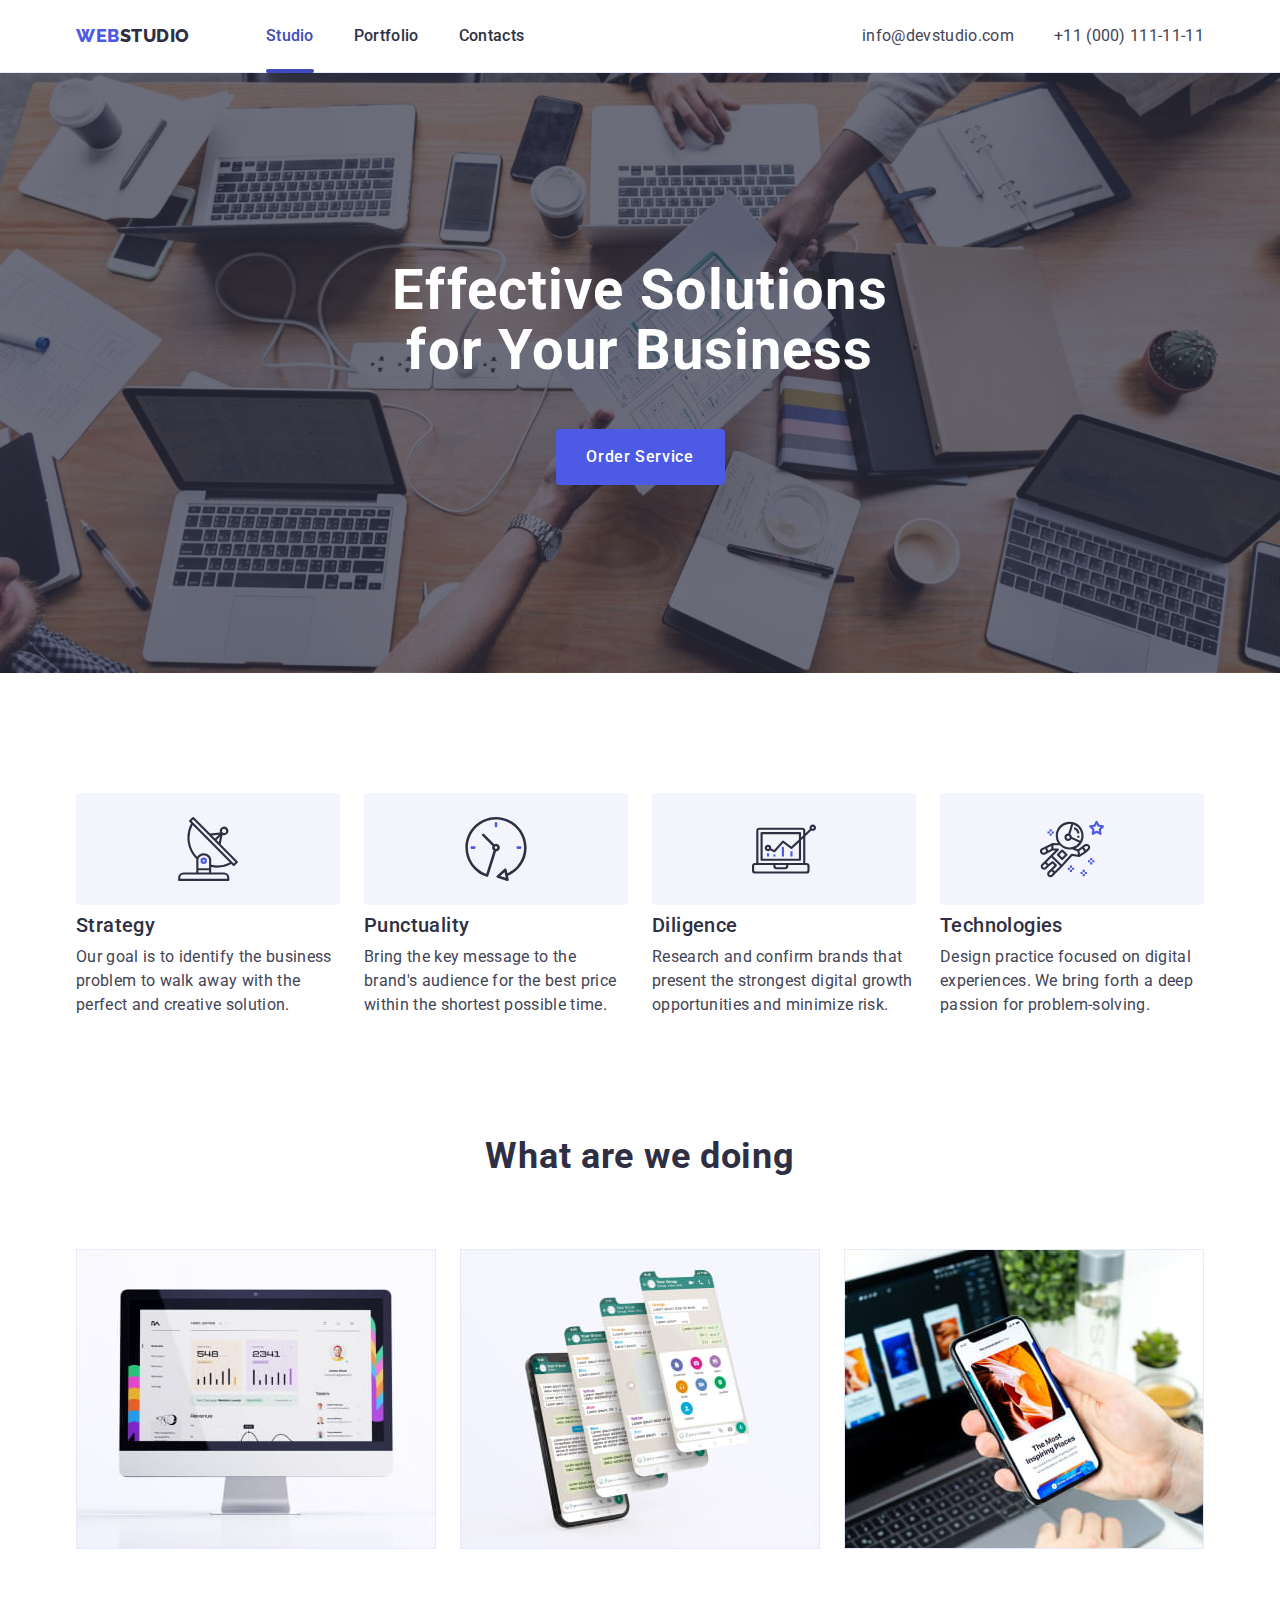
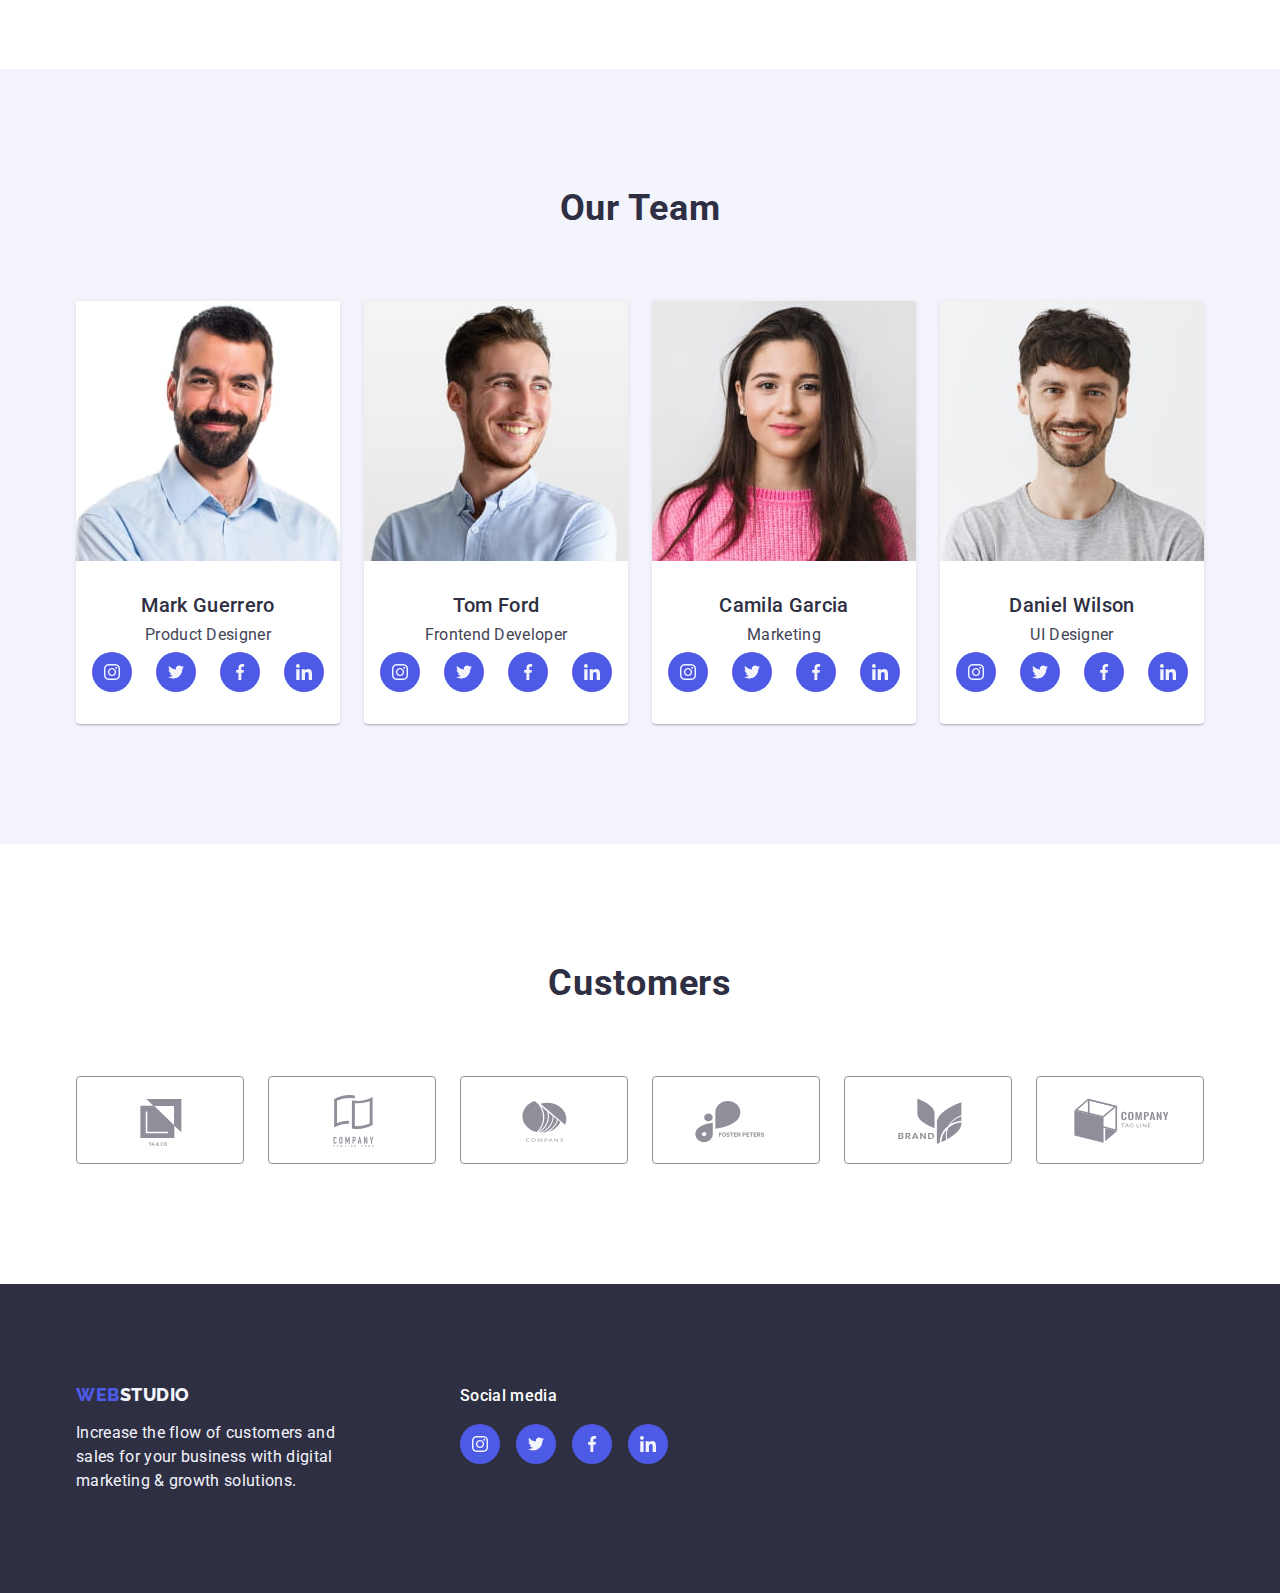
<file: index.html>
<!DOCTYPE html>
<html lang="en">
  <head>
    <meta charset="UTF-8" />
    <meta http-equiv="X-UA-Compatible" content="IE=edge" />
    <meta name="viewport" content="width=device-width, initial-scale=1.0" />
    <title>WebStudio</title>
    <link rel="preconnect" href="https://fonts.googleapis.com" />
    <link rel="preconnect" href="https://fonts.gstatic.com" crossorigin />
    <link
      href="https://fonts.googleapis.com/css2?family=Raleway:wght@800&family=Roboto:wght@400;500;700;900&display=swap"
      rel="stylesheet"
    />
    <link
      rel="stylesheet"
      href="https://cdnjs.cloudflare.com/ajax/libs/modern-normalize/0.6.0/modern-normalize.min.css"
    />

    <link rel="stylesheet" href="./css/styles.css" />
  </head>
  <body>
    <!-------------------- Header ----------->
    <header class="header">
      <div class="header-flex container">
        <nav class="head-nav">
          <a href="./index.html" class="link logo"
            >Web<span class="logo-gray">Studio</span>
          </a>
          <ul class="list head-list">
            <li class="item">
              <a href="./index.html" class="link head-link head-link-active"
                >Studio</a
              >
            </li>
            <li class="item">
              <a href="./portfolio.html" class="link head-link">Portfolio</a>
            </li>
            <li class="item">
              <a href="" class="link head-link">Contacts</a>
            </li>
          </ul>
        </nav>
        <!-----------------address-------------->
        <address class="adr">
          <ul class="list adr-list">
            <li class="item">
              <a href="mailto:info@devstudio.com" class="link"
                >info@devstudio.com</a
              >
            </li>
            <li class="item">
              <a href="tel:+110001111111" class="link">+11 (000) 111-11-11</a>
            </li>
          </ul>
        </address>
      </div>
    </header>
    <main>
      <!----------------- Hero -------------->
      <section class="hero">
        <div class="container">
          <h1 class="hero-head">Effective Solutions for Your Business</h1>
          <button type="button" class="hero-btn" data-modal-open>
            Order Service
          </button>
        </div>
      </section>
      <!--------------- Advantages ---------->
      <section class="advantages">
        <div class="container">
          <h2 class="visually-hidden advant-title">Advantages</h2>
          <ul class="list advant-list">
            <li class="item">
              <div class="advant-card">
                <svg class="advant-card-svg" width="64" height="64">
                  <use href="./images/icons.svg#antenna"></use>
                </svg>
              </div>
              <h3 class="advant-head">Strategy</h3>
              <p class="advant-par">
                Our goal is to identify the business problem to walk away with
                the perfect and creative solution.
              </p>
            </li>
            <li class="item">
              <div class="advant-card">
                <svg class="advant-card-svg" width="64" height="64">
                  <use href="./images/icons.svg#clock"></use>
                </svg>
              </div>
              <h3 class="advant-head">Punctuality</h3>
              <p class="advant-par">
                Bring the key message to the brand's audience for the best price
                within the shortest possible time.
              </p>
            </li>
            <li class="item">
              <div class="advant-card">
                <svg class="advant-card-svg" width="64" height="64">
                  <use href="./images/icons.svg#diagram"></use>
                </svg>
              </div>
              <h3 class="advant-head">Diligence</h3>
              <p class="advant-par">
                Research and confirm brands that present the strongest digital
                growth opportunities and minimize risk.
              </p>
            </li>
            <li class="item">
              <div class="advant-card">
                <svg class="advant-card-svg" width="64" height="64">
                  <use href="./images/icons.svg#astronaut"></use>
                </svg>
              </div>
              <h3 class="advant-head">Technologies</h3>
              <p class="advant-par">
                Design practice focused on digital experiences. We bring forth a
                deep passion for problem-solving.
              </p>
            </li>
          </ul>
        </div>
      </section>
      <!----------------- product ----------->
      <section class="product">
        <div class="container">
          <h2 class="product-head">What are we doing</h2>
          <ul class="list product-list">
            <li class="item">
              <img
                src="./images/computer.jpg"
                alt="computer application"
                width="360"
              />
            </li>
            <li class="item">
              <img
                src="./images/mobile.jpg"
                alt="mobile phone application"
                width="360"
              />
            </li>
            <li class="item">
              <img
                src="./images/notebuk.jpg"
                alt="application for laptops"
                width="360"
              />
            </li>
          </ul>
        </div>
      </section>
      <!----------------- Team -------------->
      <section class="team-section">
        <div class="container">
          <h2 class="team-head">Our Team</h2>
          <ul class="list team-list">
            <li class="item">
              <img
                src="./images/mark-guerrero.jpg"
                alt="Product Designer Mark Guerrero"
                width="264"
              />
              <div class="team-card">
                <h3 class="team-man">Mark Guerrero</h3>
                <p class="team-proffesion">Product Designer</p>
                <ul class="list social">
                  <li class="social-item">
                    <a
                      class="social-link link"
                      href=""
                      target="_blank"
                      rel="noopener noreferer"
                      aria-label="Instagram icon"
                    >
                      <svg class="social-icons" width="16" height="16">
                        <use href="./images/icons.svg#instagram"></use>
                      </svg>
                    </a>
                  </li>
                  <li class="social-item">
                    <a
                      class="social-link link"
                      href=""
                      target="_blank"
                      rel="noopener noreferer"
                      aria-label="Twitter icon"
                    >
                      <svg class="social-icons" width="16" height="16">
                        <use href="./images/icons.svg#twitter"></use>
                      </svg>
                    </a>
                  </li>
                  <li class="social-item">
                    <a
                      class="social-link link"
                      href=""
                      target="_blank"
                      rel="noopener noreferer"
                      aria-label="Facebook icon"
                    >
                      <svg class="social-icons" width="16" height="16">
                        <use href="./images/icons.svg#facebook"></use>
                      </svg>
                    </a>
                  </li>
                  <li class="social-item">
                    <a
                      class="social-link link"
                      href=""
                      target="_blank"
                      rel="noopener noreferer"
                      aria-label="Linkedin icon"
                    >
                      <svg class="social-icons" width="16" height="16">
                        <use href="./images/icons.svg#linkedin"></use>
                      </svg>
                    </a>
                  </li>
                </ul>
              </div>
            </li>
            <li class="item">
              <img
                src="./images/tom-ford.jpg"
                alt="Frontend Developer Tom Ford"
                width="264"
              />
              <div class="team-card">
                <h3 class="team-man">Tom Ford</h3>
                <p class="team-proffesion">Frontend Developer</p>
                <ul class="list social">
                  <li class="social-item">
                    <a
                      class="social-link link"
                      href=""
                      target="_blank"
                      rel="noopener noreferer"
                      aria-label="Instagram icon"
                    >
                      <svg class="social-icons" width="16" height="16">
                        <use href="./images/icons.svg#instagram"></use>
                      </svg>
                    </a>
                  </li>
                  <li class="social-item">
                    <a
                      class="social-link link"
                      href=""
                      target="_blank"
                      rel="noopener noreferer"
                      aria-label="Twitter icon"
                    >
                      <svg class="social-icons" width="16" height="16">
                        <use href="./images/icons.svg#twitter"></use>
                      </svg>
                    </a>
                  </li>
                  <li class="social-item">
                    <a
                      class="social-link link"
                      href=""
                      target="_blank"
                      rel="noopener noreferer"
                      aria-label="Facebook icon"
                    >
                      <svg class="social-icons" width="16" height="16">
                        <use href="./images/icons.svg#facebook"></use>
                      </svg>
                    </a>
                  </li>
                  <li class="social-item">
                    <a
                      class="social-link link"
                      href=""
                      target="_blank"
                      rel="noopener noreferer"
                      aria-label="Linkedin icon"
                    >
                      <svg class="social-icons" width="16" height="16">
                        <use href="./images/icons.svg#linkedin"></use>
                      </svg>
                    </a>
                  </li>
                </ul>
              </div>
            </li>
            <li class="item">
              <img
                src="./images/camila-garcia.jpg"
                alt="Camila Garcia Marketing"
                width="264"
              />
              <div class="team-card">
                <h3 class="team-man">Camila Garcia</h3>
                <p class="team-proffesion">Marketing</p>
                <ul class="list social">
                  <li class="social-item">
                    <a
                      class="social-link link"
                      href=""
                      target="_blank"
                      rel="noopener noreferer"
                      aria-label="Instagram icon"
                    >
                      <svg class="social-icons" width="16" height="16">
                        <use href="./images/icons.svg#instagram"></use>
                      </svg>
                    </a>
                  </li>
                  <li class="social-item">
                    <a
                      class="social-link link"
                      href=""
                      target="_blank"
                      rel="noopener noreferer"
                      aria-label="Twitter icon"
                    >
                      <svg class="social-icons" width="16" height="16">
                        <use href="./images/icons.svg#twitter"></use>
                      </svg>
                    </a>
                  </li>
                  <li class="social-item">
                    <a
                      class="social-link link"
                      href=""
                      target="_blank"
                      rel="noopener noreferer"
                      aria-label="Facebook icon"
                    >
                      <svg class="social-icons" width="16" height="16">
                        <use href="./images/icons.svg#facebook"></use>
                      </svg>
                    </a>
                  </li>
                  <li class="social-item">
                    <a
                      class="social-link link"
                      href=""
                      target="_blank"
                      rel="noopener noreferer"
                      aria-label="Linkedin icon"
                    >
                      <svg class="social-icons" width="16" height="16">
                        <use href="./images/icons.svg#linkedin"></use>
                      </svg>
                    </a>
                  </li>
                </ul>
              </div>
            </li>
            <li class="item">
              <img
                src="./images/danielwilson.jpg"
                alt="UI Designer Daniel Wilson"
                width="264"
              />
              <div class="team-card">
                <h3 class="team-man">Daniel Wilson</h3>
                <p class="team-proffesion">UI Designer</p>
                <ul class="list social">
                  <li class="social-item">
                    <a
                      class="social-link link"
                      href=""
                      target="_blank"
                      rel="noopener noreferer"
                      aria-label="Instagram icon"
                    >
                      <svg class="social-icons" width="16" height="16">
                        <use href="./images/icons.svg#instagram"></use>
                      </svg>
                    </a>
                  </li>
                  <li class="social-item">
                    <a
                      class="social-link link"
                      href=""
                      target="_blank"
                      rel="noopener noreferer"
                      aria-label="Twitter icon"
                    >
                      <svg class="social-icons" width="16" height="16">
                        <use href="./images/icons.svg#twitter"></use>
                      </svg>
                    </a>
                  </li>
                  <li class="social-item">
                    <a
                      class="social-link link"
                      href=""
                      target="_blank"
                      rel="noopener noreferer"
                      aria-label="Facebook icon"
                    >
                      <svg class="social-icons" width="16" height="16">
                        <use href="./images/icons.svg#facebook"></use>
                      </svg>
                    </a>
                  </li>
                  <li class="social-item">
                    <a
                      class="social-link link"
                      href=""
                      target="_blank"
                      rel="noopener noreferer"
                      aria-label="Linkedin icon"
                    >
                      <svg class="social-icons" width="16" height="16">
                        <use href="./images/icons.svg#linkedin"></use>
                      </svg>
                    </a>
                  </li>
                </ul>
              </div>
            </li>
          </ul>
        </div>
      </section>
      <!-------------- Customers ------------>
      <section class="customers">
        <div class="container">
          <h2 class="head-customers">Customers</h2>

          <ul class="list customer-list">
            <li class="customer-item">
              <a class="customer-link link" href="">
                <svg class="customer-icon" width="104" height="56">
                  <use href="./images/icons.svg#logo"></use>
                </svg>
              </a>
            </li>
            <li class="customer-item">
              <a class="customer-link link" href="">
                <svg class="customer-icon" width="104" height="56">
                  <use href="./images/icons.svg#logo-1"></use>
                </svg>
              </a>
            </li>
            <li class="customer-item">
              <a class="customer-link link" href="">
                <svg class="customer-icon" width="104" height="56">
                  <use href="./images/icons.svg#logo-2"></use>
                </svg>
              </a>
            </li>
            <li class="customer-item">
              <a class="customer-link link" href="">
                <svg class="customer-icon" width="104" height="56">
                  <use href="./images/icons.svg#logo-3"></use>
                </svg>
              </a>
            </li>
            <li class="customer-item">
              <a class="customer-link link" href="">
                <svg class="customer-icon" width="104" height="56">
                  <use href="./images/icons.svg#logo-4"></use>
                </svg>
              </a>
            </li>
            <li class="customer-item">
              <a class="customer-link link" href="">
                <svg class="customer-icon" width="104" height="56">
                  <use href="./images/icons.svg#logo-5"></use>
                </svg>
              </a>
            </li>
          </ul>
        </div>
      </section>
    </main>
    <!---------------- footer --------------->
    <footer class="footer">
      <div class="footer-container container">
        <div class="footer-logo">
          <a href="./index.html" class="footer-logo-link link">
            Web<span class="logo-waite">Studio</span>
          </a>
          <p class="footer-text">
            Increase the flow of customers and sales for your business with
            digital marketing & growth solutions.
          </p>
        </div>
        <div class="footer-social">
          <p class="footer-head">Social media</p>
          <ul class="list social social-footer">
            <li class="social-item">
              <a
                class="footer-social-link link"
                href=""
                target="_blank"
                rel="noopener noreferer"
                aria-label="Instagram icon"
              >
                <svg class="social-icons" width="24" height="24">
                  <use href="./images/icons.svg#instagram"></use>
                </svg>
              </a>
            </li>
            <li class="social-item">
              <a
                class="footer-social-link link"
                href=""
                target="_blank"
                rel="noopener noreferer"
                aria-label="Twitter icon"
              >
                <svg class="social-icons" width="24" height="24">
                  <use href="./images/icons.svg#twitter"></use>
                </svg>
              </a>
            </li>
            <li class="social-item">
              <a
                class="footer-social-link link"
                href=""
                target="_blank"
                rel="noopener noreferer"
                aria-label="Facebook icon"
              >
                <svg class="social-icons" width="24" height="24">
                  <use href="./images/icons.svg#facebook"></use>
                </svg>
              </a>
            </li>
            <li class="social-item">
              <a
                class="footer-social-link link"
                href=""
                target="_blank"
                rel="noopener noreferer"
                aria-label="Linkedin icon"
              >
                <svg class="social-icons" width="24" height="24">
                  <use href="./images/icons.svg#linkedin"></use>
                </svg>
              </a>
            </li>
          </ul>
        </div>
      </div>
    </footer>
    <!----------------- modal --------------->
    <div class="backdrop is-hidden" data-modal>
      <div class="modal">
        <button type="button" class="modal-button" data-modal-close>
          <svg class="btn-close" width="8" height="8">
            <use href="./images/icons.svg#close"></use>
          </svg>
        </button>
      </div>
    </div>
    <script src="./js/modal.js"></script>
  </body>
</html>
</file>
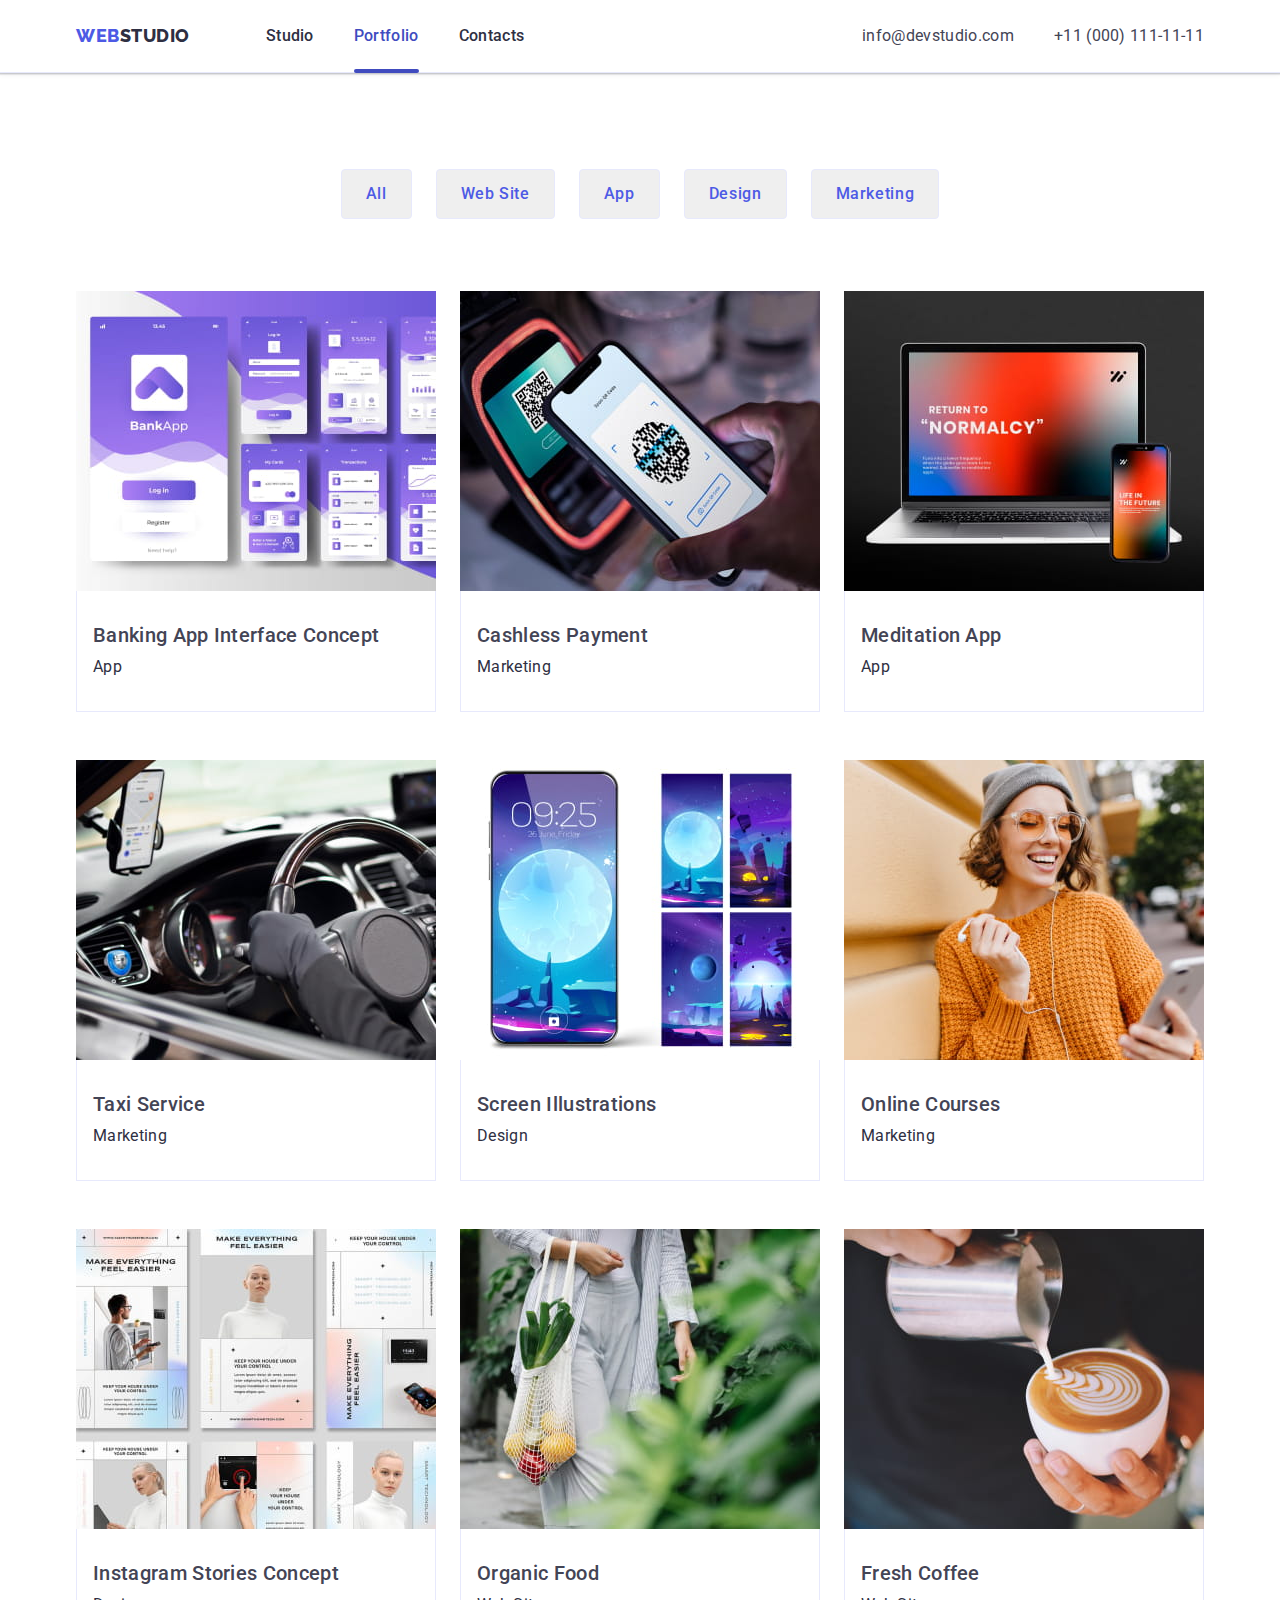
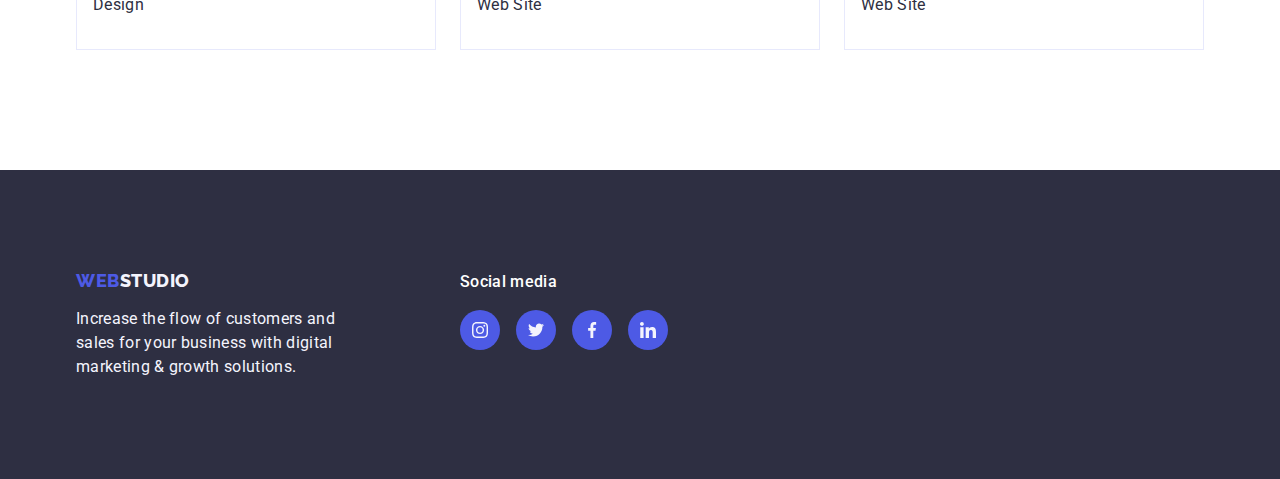
<file: portfolio.html>
<!DOCTYPE html>
<html lang="en">
  <head>
    <meta charset="UTF-8" />
    <meta http-equiv="X-UA-Compatible" content="IE=edge" />
    <meta name="viewport" content="width=device-width, initial-scale=1.0" />
    <title>WebStudio</title>
    <link rel="preconnect" href="https://fonts.googleapis.com" />
    <link rel="preconnect" href="https://fonts.gstatic.com" crossorigin />
    <link
      href="https://fonts.googleapis.com/css2?family=Raleway:wght@800&family=Roboto:wght@400;500;700;900&display=swap"
      rel="stylesheet"
    />
    <link
      rel="stylesheet"
      href="https://cdnjs.cloudflare.com/ajax/libs/modern-normalize/0.6.0/modern-normalize.min.css"
    />

    <link rel="stylesheet" href="./css/styles.css" />
  </head>
  <body>
    <!-------------------------- Header --------------------------->
    <header class="header">
      <div class="header-flex container">
        <nav class="head-nav">
          <a href="./index.html" class="link logo"
            >Web<span class="logo-gray">Studio</span>
          </a>
          <ul class="list head-list">
            <li class="item">
              <a href="./index.html" class="link head-link">Studio</a>
            </li>
            <li class="item">
              <a href="./portfolio.html" class="link head-link head-link-active"
                >Portfolio</a
              >
            </li>
            <li class="item">
              <a href="" class="link head-link">Contacts</a>
            </li>
          </ul>
        </nav>
        <!-----------------address-------------->
        <address class="adr">
          <ul class="list adr-list">
            <li class="item">
              <a href="mailto:info@devstudio.com" class="link"
                >info@devstudio.com</a
              >
            </li>
            <li class="item">
              <a href="tel:+110001111111" class="link">+11 (000) 111-11-11</a>
            </li>
          </ul>
        </address>
      </div>
    </header>
    <main>
      <!---------------------- portfolio filter ------------------->
      <section class="portfolio">
        <div class="container">
          <h1 class="visually-hidden">Portfolio</h1>
          <ul class="list filter-list">
            <li><button type="button" class="filter-btn">All</button></li>
            <li><button type="button" class="filter-btn">Web Site</button></li>
            <li><button type="button" class="filter-btn">App</button></li>
            <li><button type="button" class="filter-btn">Design</button></li>
            <li><button type="button" class="filter-btn">Marketing</button></li>
          </ul>
          <!----------------- Portfolio works --------------------->
          <ul class="list works-list">
            <li class="item">
              <a href="" class="works-link link">
                <div class="works-card">
                  <img
                    src="./images/portfolio/banking-app.jpg"
                    alt="Banking App Interface Concept"
                  />
                  <p class="works-popup-text">
                    14 Stylish and User-Friendly App Design Concepts · Task
                    Manager App · Calorie Tracker App · Exotic Fruit Ecommerce
                    App · Cloud Storage App
                  </p>
                </div>
                <div class="works-info">
                  <h2 class="works-info-head">Banking App Interface Concept</h2>
                  <p class="works-info-text">App</p>
                </div>
              </a>
            </li>
            <li class="item">
              <a href="" class="works-link link">
                <div class="works-card">
                  <img
                    src="./images/portfolio/cashles-pay.jpg"
                    alt="Cashless Payment"
                  />
                  <p class="works-popup-text">
                    14 Stylish and User-Friendly App Design Concepts · Task
                    Manager App · Calorie Tracker App · Exotic Fruit Ecommerce
                    App · Cloud Storage App
                  </p>
                </div>
                <div class="works-info">
                  <h2 class="works-info-head">Cashless Payment</h2>
                  <p class="works-info-text">Marketing</p>
                </div>
              </a>
            </li>
            <li class="item">
              <a href="" class="works-link link">
                <div class="works-card">
                  <img
                    src="./images/portfolio/meditation.jpg"
                    alt="Meditation App"
                  />
                  <p class="works-popup-text">
                    14 Stylish and User-Friendly App Design Concepts · Task
                    Manager App · Calorie Tracker App · Exotic Fruit Ecommerce
                    App · Cloud Storage App
                  </p>
                </div>
                <div class="works-info">
                  <h2 class="works-info-head">Meditation App</h2>
                  <p class="works-info-text">App</p>
                </div>
              </a>
            </li>
            <li class="item">
              <a href="" class="works-link link">
                <div class="works-card">
                  <img
                    src="./images/portfolio/taxi-service.jpg"
                    alt="Taxi Service"
                  />
                  <p class="works-popup-text">
                    14 Stylish and User-Friendly App Design Concepts · Task
                    Manager App · Calorie Tracker App · Exotic Fruit Ecommerce
                    App · Cloud Storage App
                  </p>
                </div>
                <div class="works-info">
                  <h2 class="works-info-head">Taxi Service</h2>
                  <p class="works-info-text">Marketing</p>
                </div>
              </a>
            </li>
            <li class="item">
              <a href="" class="works-link link">
                <div class="works-card">
                  <img
                    src="./images/portfolio/illustrations.jpg"
                    alt="Screen Illustrations"
                  />
                  <p class="works-popup-text">
                    14 Stylish and User-Friendly App Design Concepts · Task
                    Manager App · Calorie Tracker App · Exotic Fruit Ecommerce
                    App · Cloud Storage App
                  </p>
                </div>
                <div class="works-info">
                  <h2 class="works-info-head">Screen Illustrations</h2>
                  <p class="works-info-text">Design</p>
                </div>
              </a>
            </li>
            <li class="item">
              <a href="" class="works-link link">
                <div class="works-card">
                  <img
                    src="./images/portfolio/onln-courses.jpg"
                    alt="Online Courses"
                  />
                  <p class="works-popup-text">
                    14 Stylish and User-Friendly App Design Concepts · Task
                    Manager App · Calorie Tracker App · Exotic Fruit Ecommerce
                    App · Cloud Storage App
                  </p>
                </div>
                <div class="works-info">
                  <h2 class="works-info-head">Online Courses</h2>
                  <p class="works-info-text">Marketing</p>
                </div>
              </a>
            </li>
            <li class="item">
              <a href="" class="works-link link">
                <div class="works-card">
                  <img
                    src="./images/portfolio/instagram.jpg"
                    alt="Instagram Stories Concept"
                  />
                  <p class="works-popup-text">
                    14 Stylish and User-Friendly App Design Concepts · Task
                    Manager App · Calorie Tracker App · Exotic Fruit Ecommerce
                    App · Cloud Storage App
                  </p>
                </div>
                <div class="works-info">
                  <h2 class="works-info-head">Instagram Stories Concept</h2>
                  <p class="works-info-text">Design</p>
                </div>
              </a>
            </li>
            <li class="item">
              <a href="" class="works-link link">
                <div class="works-card">
                  <img
                    src="./images/portfolio/organic-food.jpg"
                    alt="Organic Food"
                  />
                  <p class="works-popup-text">
                    14 Stylish and User-Friendly App Design Concepts · Task
                    Manager App · Calorie Tracker App · Exotic Fruit Ecommerce
                    App · Cloud Storage App
                  </p>
                </div>
                <div class="works-info">
                  <h2 class="works-info-head">Organic Food</h2>
                  <p class="works-info-text">Web Site</p>
                </div>
              </a>
            </li>
            <li class="item">
              <a href="" class="works-link link">
                <div class="works-card">
                  <img
                    src="./images/portfolio/fresh-coffe.jpg"
                    alt="Fresh Coffee"
                  />
                  <p class="works-popup-text">
                    14 Stylish and User-Friendly App Design Concepts · Task
                    Manager App · Calorie Tracker App · Exotic Fruit Ecommerce
                    App · Cloud Storage App
                  </p>
                </div>
                <div class="works-info">
                  <h2 class="works-info-head">Fresh Coffee</h2>
                  <p class="works-info-text">Web Site</p>
                </div>
              </a>
            </li>
          </ul>
        </div>
      </section>
    </main>
    <!-------------------------- Footer --------------------------->
    <footer class="footer">
      <div class="footer-container container">
        <div class="footer-logo">
          <a href="./index.html" class="footer-logo-link link">
            Web<span class="logo-waite">Studio</span>
          </a>
          <p class="footer-text">
            Increase the flow of customers and sales for your business with
            digital marketing & growth solutions.
          </p>
        </div>
        <div class="footer-social">
          <p class="footer-head">Social media</p>
          <ul class="list social social-footer">
            <li class="social-item">
              <a
                class="footer-social-link link"
                href=""
                target="_blank"
                rel="noopener noreferer"
                aria-label="Instagram icon"
              >
                <svg class="social-icons" width="24" height="24">
                  <use href="./images/icons.svg#instagram"></use>
                </svg>
              </a>
            </li>
            <li class="social-item">
              <a
                class="footer-social-link link"
                href=""
                target="_blank"
                rel="noopener noreferer"
                aria-label="Twitter icon"
              >
                <svg class="social-icons" width="24" height="24">
                  <use href="./images/icons.svg#twitter"></use>
                </svg>
              </a>
            </li>
            <li class="social-item">
              <a
                class="footer-social-link link"
                href=""
                target="_blank"
                rel="noopener noreferer"
                aria-label="Facebook icon"
              >
                <svg class="social-icons" width="24" height="24">
                  <use href="./images/icons.svg#facebook"></use>
                </svg>
              </a>
            </li>
            <li class="social-item">
              <a
                class="footer-social-link link"
                href=""
                target="_blank"
                rel="noopener noreferer"
                aria-label="Linkedin icon"
              >
                <svg class="social-icons" width="24" height="24">
                  <use href="./images/icons.svg#linkedin"></use>
                </svg>
              </a>
            </li>
          </ul>
        </div>
      </div>
    </footer>
  </body>
</html>
</file>
<file: css/styles.css>
:root {
    --primary-fon-color: #ffffff;
    --secondary-fon-color: #E7E9FC;
    --primary-text-color: #434455;
    --second-color: #2E2F42;
    --accent-color: #F4F4FD;
    --button-color: #4D5AE5;
    --button-accent-color: #404bbf;
    --button-secondary-color: #31D0AA;
    --icon-color: #8e8f99;
    --overlay-color: rgba(77, 90, 229, 0.7);

    --func-time: cubic-bezier(0.4, 0, 0.2, 1);
}


h1,
h2,
h3,
h4,
h5,
h6,
ul,
li,
p {
    padding: 0;
    margin: 0;
}

img {
    display: block;
}

.list {
    list-style: none;
}


.link {
    text-decoration: none;
    color: var(--second-color);
}


body {
    font-family: 'Roboto', sans-serif;
    font-weight: 400;
    font-size: 16px;
    line-height: 1.5;
    letter-spacing: 0.02em;

    color: var(--primary-text-color);
    background-color: var(--primary-fon-color);
}

.visually-hidden {
    position: absolute;
    width: 1px;
    height: 1px;
    margin: -1px;
    border: 0;
    padding: 0;
    white-space: nowrap;
    clip-path: inset(100%);
    clip: rect(0 0 0 0);
    overflow: hidden;
}

.container {
    width: 1158px;
    padding: 0 15px;
    margin: 0 auto;

    /*   outline: 2px solid tomato;*/
}

/*================== header ================*/

.header {
    border-bottom: 1px solid var(--secondary-fon-color);
    box-shadow: 0px 2px 1px rgba(46, 47, 66, 0.08),
        0px 1px 1px rgba(46, 47, 66, 0.16),
        0px 1px 6px rgba(46, 47, 66, 0.08);
}

.header-flex {
    display: flex;
    justify-content: space-between;
}

.head-nav {
    display: flex;
    align-items: center;
}

.logo {
    margin-right: 76px;
    text-transform: uppercase;
    font-family: 'Raleway', sans-serif;
    font-weight: 800;
    font-size: 18px;
    line-height: 1.17;
    letter-spacing: 0.03em;
    color: var(--button-color);
}

.logo-gray {
    color: var(--second-color);
}

.head-list {
    display: flex;
}

.head-list .item:not(:last-child) {
    margin-right: 40px;
}

.head-link {
    display: block;
    position: relative;

    padding-top: 24px;
    padding-bottom: 24px;

    font-weight: 500;
    color: var(--second-color);
    /* color: var(--button-accent-color); костиль для автоперевірки*/

    transition: color 250ms var(--func-time);
}

.head-link:hover,
.head-link:focus,
.head-link-active {
    color: var(--button-accent-color);
}

.head-link-active::before {
    content: "";
    position: absolute;
    bottom: -1px;

    width: 100%;
    height: 4px;

    display: block;
    border-radius: 2px;
    background-color: var(--button-accent-color);
}

.head-link::after {
    content: "";
    position: absolute;
    bottom: -1px;

    width: 100%;
    height: 4px;

    display: block;
    border-radius: 2px;
    background-color: var(--button-accent-color);

    transform: scaleX(0);
    transition: transform 250ms var(--func-time);
}

.head-link:hover::after,
.head-link:focus::after {
    transform: scaleX(1);
}

.adr {
    font-style: normal;
}

.adr-list {
    display: flex;
}

.adr-list .link {
    display: block;
    padding-top: 24px;
    padding-bottom: 24px;

    color: var(--primary-text-color);

    transition: color 250ms var(--func-time);
}

.adr-list .item:not(:last-child) {
    margin-right: 40px;
}

.adr-list .link:hover,
.adr-list .link:focus {
    color: var(--button-accent-color);
}

/*========= hero ===============*/

.hero {
    padding: 188px 0;
    max-width: 1440px;
    background-position: center;
    background-repeat: no-repeat;
    background-size: cover;
    margin-left: auto;
    margin-right: auto;

    text-align: center;

    background-color: var(--second-color);

    background-image:
        linear-gradient(rgba(46, 47, 66, 0.7),
            rgba(46, 47, 66, 0.7)),
        url(../images/hero/people-office.jpg);

}

.hero-head {
    max-width: 496px;
    margin: 0 auto 48px;

    font-weight: 700;
    font-size: 56px;
    line-height: 1.07;
    letter-spacing: 0.02em;

    color: var(--primary-fon-color);
}

.hero-btn {
    display: block;
    margin: 0 auto;

    font-family: 'Roboto', sans-serif;
    font-style: normal;
    font-weight: 500;
    font-size: 16px;
    line-height: 1.5;
    letter-spacing: 0.04em;


    background-color: var(--button-color);
    color: var(--primary-fon-color);

    min-width: 169px;
    height: 56px;
    border: none;
    border-radius: 4px;
    cursor: pointer;

    transition-property: background-color;
    transition-duration: 250ms;
    transition-timing-function: var(--func-time);
}

.hero-btn:hover,
.hero-btn:focus {
    background-color: var(--button-accent-color);
}


/*======== Advantages ===========*/

.advantages {
    padding: 120px 0;
}

.advant-list {
    display: flex;
    /* gap: 24px; */
}

.advant-list .item:not(:last-child) {
    margin-right: 24px;
}

.advant-list .item {
    width: calc((100% -72px) / 4);
}

.advant-card {
    margin-bottom: 8px;
    min-height: 112px;

    display: flex;
    justify-content: center;
    align-items: center;

    border-radius: 4px;
    background-color: var(--accent-color);
}

.advant-card-svg {}

.advant-head {
    margin-bottom: 8px;

    font-weight: 500;
    font-size: 20px;
    line-height: 1.2;
    letter-spacing: 0.02em;

    color: var(--second-color);
}

.advant-par {
    width: 264px;
    font-size: 16px;
}

/*=========== Product ============*/

.product {
    padding-bottom: 120px;
}

.product-head,
.team-head {
    margin-bottom: 72px;

    font-weight: 700;
    font-size: 36px;
    line-height: 1.11;
    letter-spacing: 0.02em;

    text-align: center;

    color: var(--second-color);
}

.product-list {
    display: flex;
    gap: 24px;
}

.product-list .item {
    width: calc((100% - 48px) / 3);

}


/*========== Team ============*/

.team-section {
    padding-top: 120px;
    padding-bottom: 120px;

    background-color: var(--accent-color);
}

.team-list {
    display: flex;
    gap: 24px;
}

.team-list .item {

    width: calc((100% - 72px) / 4);
    background-color: var(--primary-fon-color);

    box-shadow: 0px 1px 6px rgba(46, 47, 66, 0.08), 0px 1px 1px rgba(46, 47, 66, 0.16), 0px 2px 1px rgba(46, 47, 66, 0.08);
    border-radius: 0px 0px 4px 4px;

}

.team-card {
    padding: 32px 0;

    font-weight: 400;
    font-size: 16px;
    line-height: 1.2;
    letter-spacing: 0.02em;
    text-align: center;

    color: var(--primary-text-color);

}

.team-man {
    margin-bottom: 8px;

    font-weight: 500;
    font-size: 20px;

    color: var(--second-color);
}

.team-proffesion {
    margin-bottom: 8px;
}

/* =========== Social link ============== */

.social {
    display: flex;
    justify-content: center;
    align-items: center;
    gap: 24px;
}

.social-link {
    display: flex;
    justify-content: center;
    align-items: center;
    width: 40px;
    height: 40px;

    border-radius: 50%;

    background-color: var(--button-color);

    transition-property: background-color;
    transition-duration: 250ms;
    transition-timing-function: var(--func-time);
}

.social-link:hover,
.social-link:focus {
    background-color: var(--button-accent-color);
}

.social-icons {
    width: 16px;
    height: 16px;
    fill: var(--accent-color);
}

/* ============ Customers ============ */

.customers {
    padding-top: 120px;
    padding-bottom: 120px;

}

.head-customers {
    margin-bottom: 72px;

    font-weight: 700;
    font-size: 36px;
    line-height: 1.1;
    text-align: center;
    letter-spacing: 0.02em;

    color: var(--second-color);
}

.customer-list {
    display: flex;
    justify-content: space-between;
    gap: 24px;

}

.customer-item {}

.customer-link {
    display: flex;
    justify-content: center;
    align-items: center;

    width: 168px;
    height: 88px;
    border-radius: 4px;
    border-width: 1px;
    border-style: solid;

    border-color: var(--icon-color);
    color: var(--icon-color);

    transition: border-color 250ms var(--func-time),
        color 250ms var(--func-time);

}

.customer-link:hover,
.customer-link:focus {
    border-color: var(--button-accent-color);
    color: var(--button-accent-color);
}


.customer-icon {

    width: 104px;
    height: 56px;
    fill: currentColor;

}


/*====== portfolio button =========*/
.portfolio {
    padding-top: 96px;
    padding-bottom: 120px;

}

.filter-list {
    display: flex;
    justify-content: center;
    gap: 24px;
    margin-bottom: 72px;
}

.filter-btn {
    padding: 12px 24px;

    font-family: 'Roboto', sans-serif;
    font-style: normal;
    font-weight: 500;
    font-size: 16px;
    line-height: 1.5;
    letter-spacing: 0.04em;

    border-radius: 4px;
    border-width: 1px;
    border-style: solid;

    border-color: var(--secondary-fon-color);
    color: var(--button-color);
    cursor: pointer;

    transition: border-color 250ms var(--func-time),
        color 250ms var(--func-time),
        background-color 250ms var(--func-time),
        box-shadow 250ms var(--func-time);

}

.filter-btn:hover,
.filter-btn:focus,
.filter-btn:active {
    border-color: transparent;
    color: var(--primary-fon-color);
    background-color: var(--button-accent-color);

    box-shadow: 0px 3px 1px rgba(0, 0, 0, 0.1),
        0px 2px 1px rgba(0, 0, 0, 0.08),
        0px 2px 2px rgba(0, 0, 0, 0.12);
}

/* ======= portfolio works ===== */

.works-list {
    display: flex;
    flex-wrap: wrap;
    column-gap: 24px;
    row-gap: 48px;
}

.works-list>.item {
    width: calc((100% - 48px) / 3);

}

.works-card {
    position: relative;
    overflow: hidden;
}


.works-link {
    display: block;
    transition: box-shadow 250ms var(--func-time);
}

.works-link:hover,
.works-link:focus {
    box-shadow: 0px 1px 6px rgba(46, 47, 66, 0.08),
        0px 1px 1px rgba(46, 47, 66, 0.16),
        0px 2px 1px rgba(46, 47, 66, 0.08);
}

.works-info {
    padding: 32px 16px;

    border: 1px solid var(--secondary-fon-color);
    border-top: none;

}

.works-info-head {
    margin-bottom: 8px;

    font-weight: 500;
    font-size: 20px;
    line-height: 1.2;

    color: var(--primary-text-color);
}

.works-info-text {

    font-size: 16px;
    line-height: 1.5;

    color: var(--second-color);
}

.works-popup-text {
    position: absolute;
    width: 100%;
    height: 100%;
    top: 0;
    padding: 40px 32px;

    font-size: 16px;
    line-height: 1.5;
    letter-spacing: 0.02em;

    background-color: var(--button-color);
    color: var(--accent-color);
    transform: translateY(100%);
    transition: transform 250ms var(--func-time);
}

.works-link:hover .works-popup-text,
.works-link:focus .works-popup-text {
    transform: translateY(0%);

}


/*========== Footer ========*/

.footer {
    padding-top: 100px;
    padding-bottom: 100px;

    color: var(--accent-color);
    background-color: var(--second-color);
}

.footer-container {

    display: flex;
    justify-content: left;
    align-items: baseline;

}

.footer-logo {
    margin-right: 120px;
}

.footer-logo-link {
    display: inline-block;
    margin-bottom: 16px;

    text-transform: uppercase;
    font-family: 'Raleway', sans-serif;
    font-weight: 800;
    font-size: 18px;
    line-height: 1.17;
    letter-spacing: 0.03em;
    color: var(--button-color);
}

.logo-waite {

    color: var(--accent-color);
}

.footer-text {

    width: 264px;
}

.footer-head {
    margin-bottom: 16px;

    font-weight: 500;
    font-size: 16px;

    color: var(--primary-fon-color);
}

.social-footer {
    gap: 16px;
}

.footer-social-link {
    display: flex;
    justify-content: center;
    align-items: center;

    width: 40px;
    height: 40px;
    border-radius: 50%;

    background-color: var(--button-color);
    transition-property: background-color;
    transition-duration: 250ms;
    transition-timing-function: var(--func-time);

}

.footer-social-link:hover,
.footer-social-link:focus {
    background-color: var(--button-secondary-color);
}

/* =============== modal ================== */
.backdrop {
    position: fixed;
    top: 0;
    left: 0;
    width: 100%;
    height: 100%;

    opacity: 1;
    visibility: visible;

    background-color: rgba(46, 47, 66, 0.4);

    transition: opacity 250ms var(--func-time),
        visibility 250ms var(--func-time);

}

.is-hidden {
    opacity: 0;
    visibility: hidden;
    pointer-events: none;

}

.modal {
    position: absolute;
    top: 50%;
    left: 50%;
    transform: translate(-50%, -50%);

    width: 408px;
    min-height: 576px;
    border-radius: 4px;

    background-color: #fcfcfc;
    box-shadow: 0px 1px 1px rgba(0, 0, 0, 0.14),
        0px 1px 3px rgba(0, 0, 0, 0.12),
        0px 2px 1px rgba(0, 0, 0, 0.2);
    visibility: visible;
    opacity: 1;

    transition: transform 250ms var(--func-time);

}

.modal-button {
    position: absolute;
    padding: 0;
    top: 24px;
    right: 24px;


    display: flex;
    justify-content: center;
    align-items: center;

    width: 24px;
    height: 24px;
    cursor: pointer;
    border-radius: 50%;

    border: 1px solid rgba(0, 0, 0, 0.1);
    background-color: var(--secondary-fon-color);

    transition: background-color 250ms var(--func-time),
        border 250ms var(--func-time);
}

.modal-button:hover,
.modal-button:focus {
    background-color: var(--button-accent-color);
    border: none;
}

.btn-close {
    fill: var(--primary-text-color);

    transition: fill 250ms var(--func-time);
}

.modal-button:hover .btn-close,
.modal-button:focus .btn-close {
    fill: var(--primary-fon-color);
}
</file>
